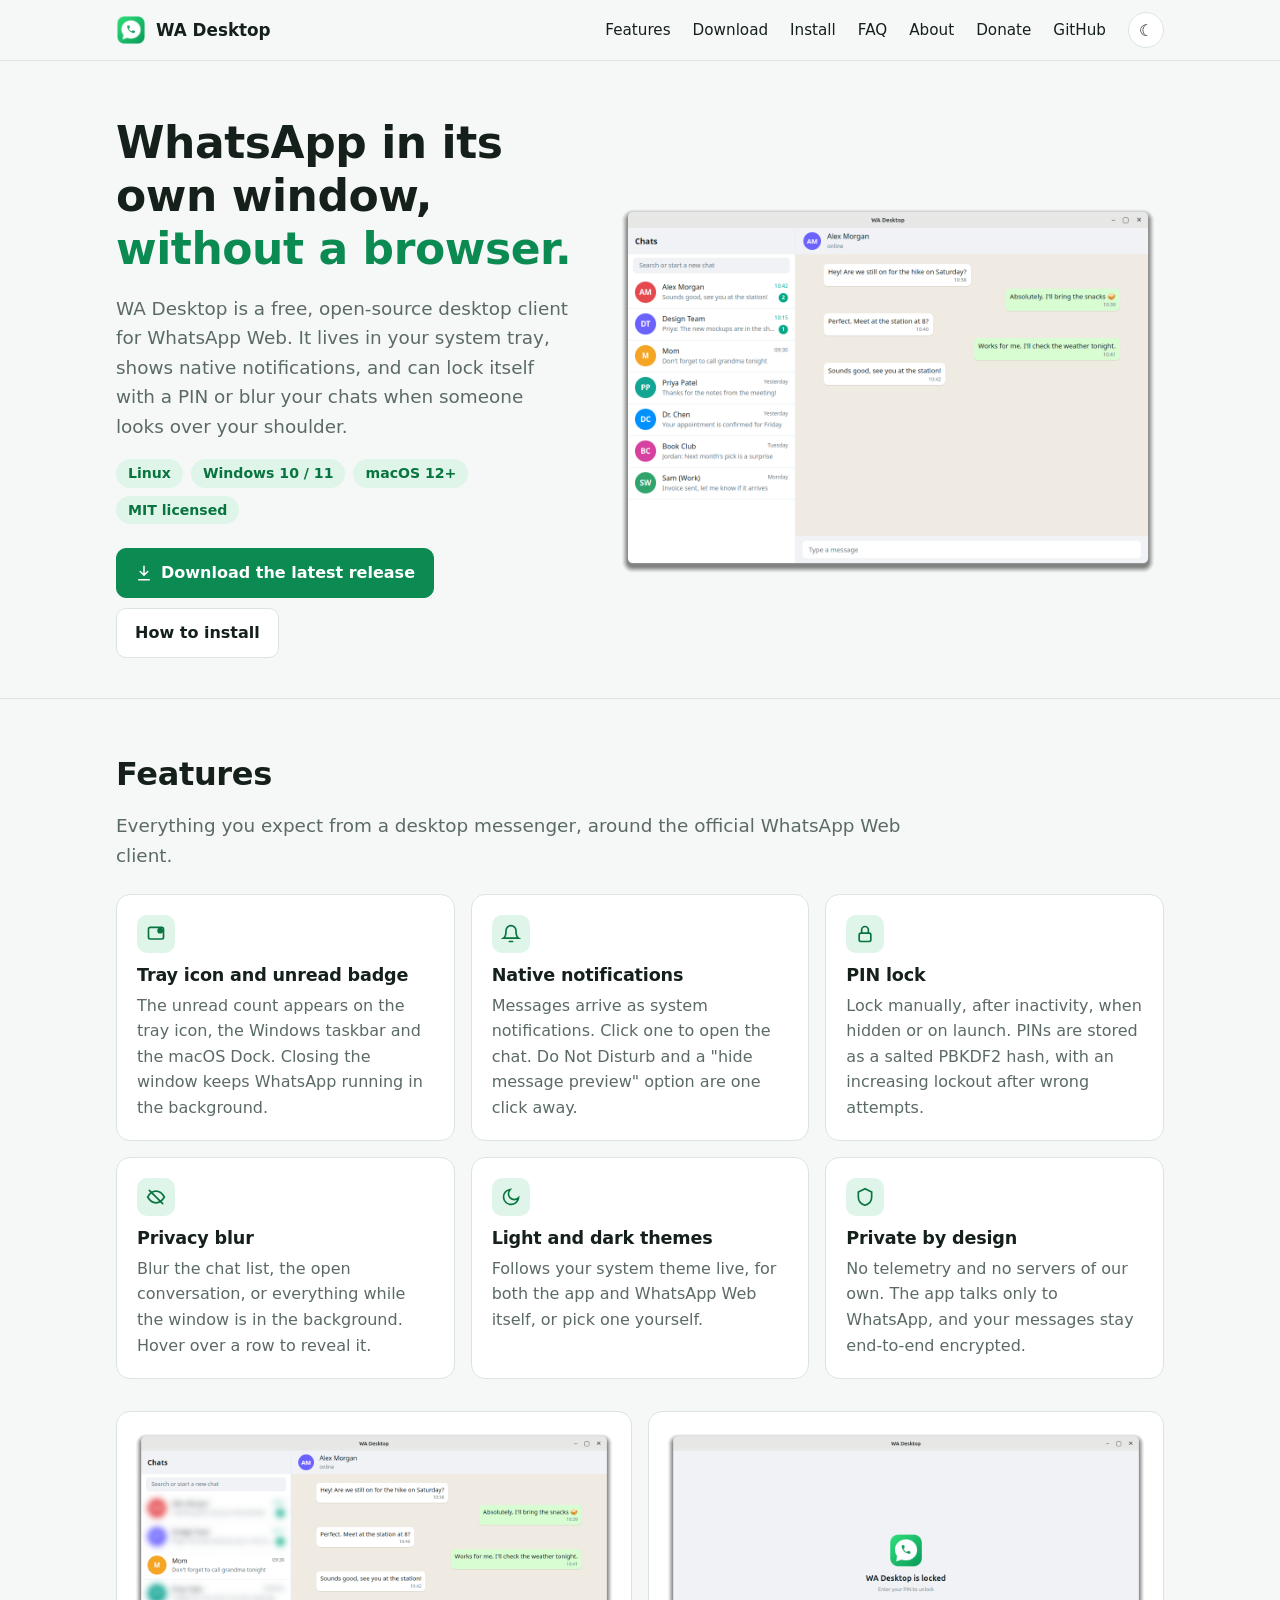
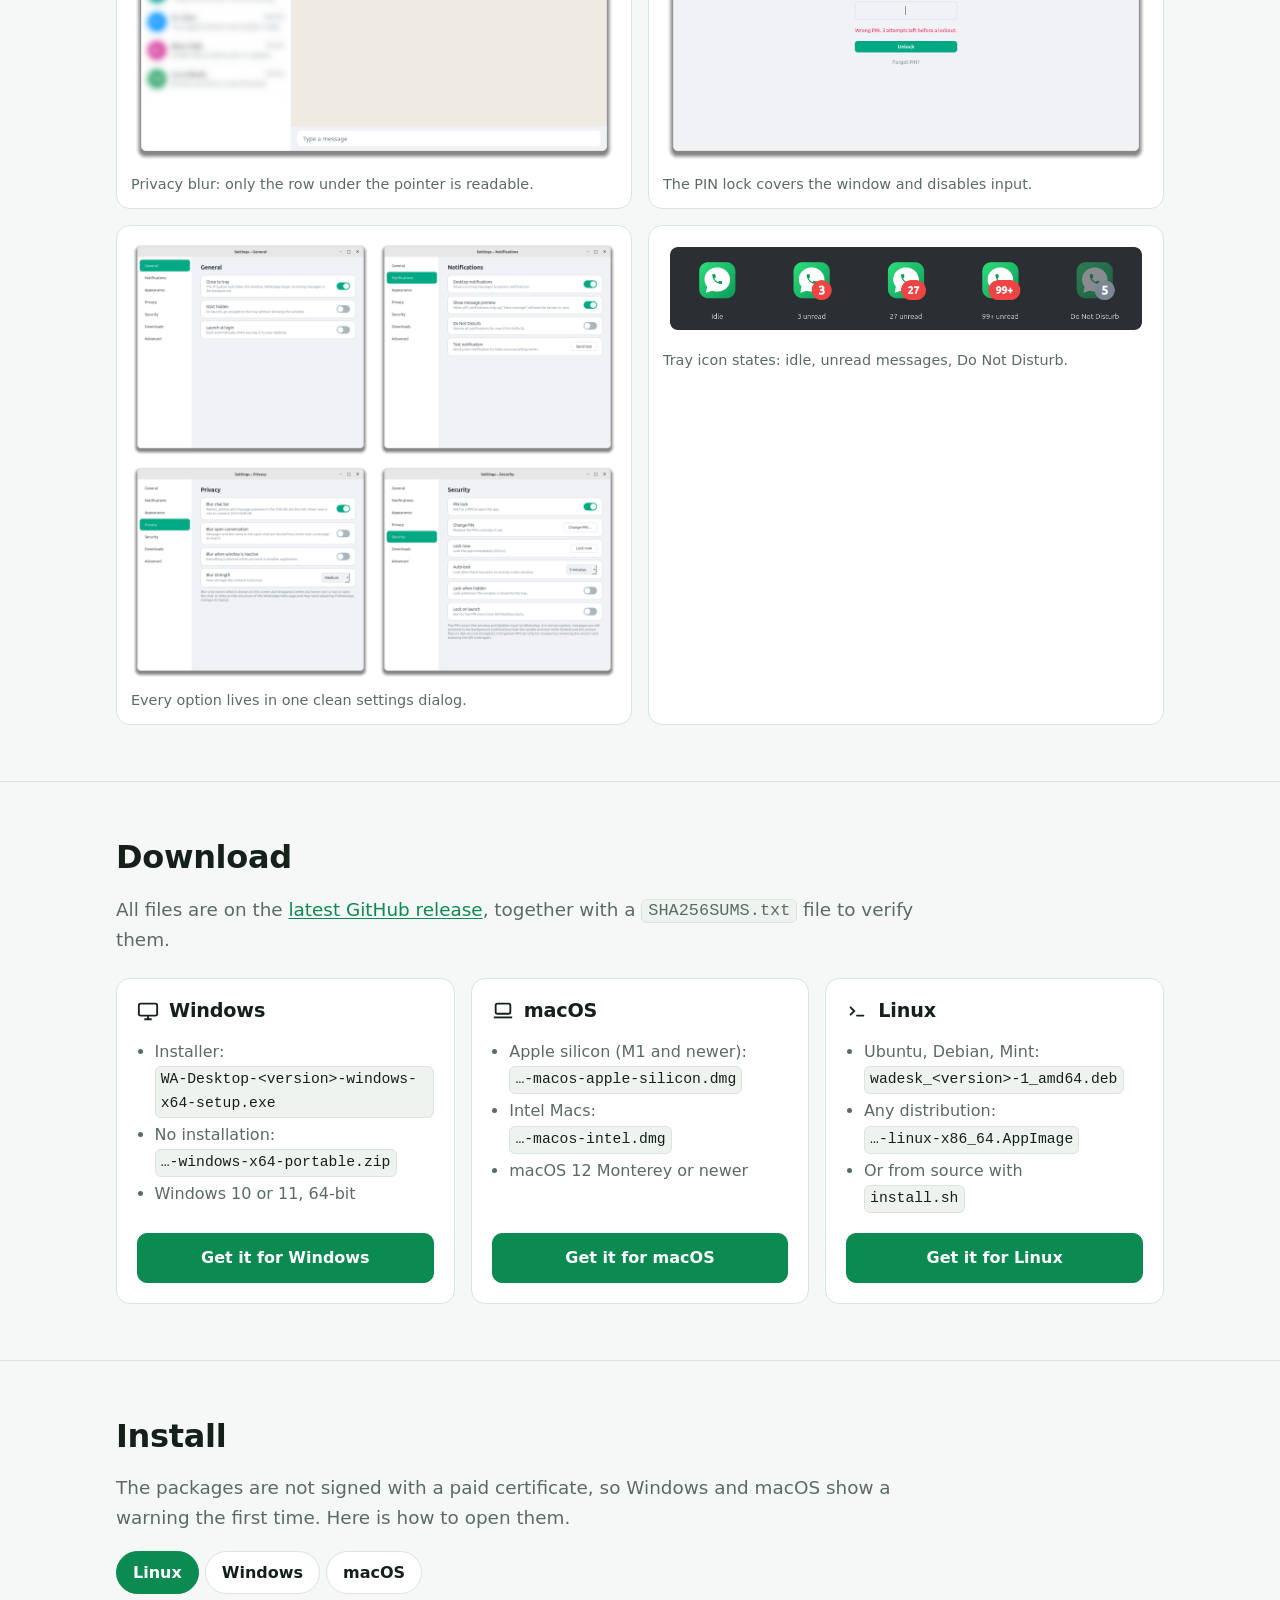
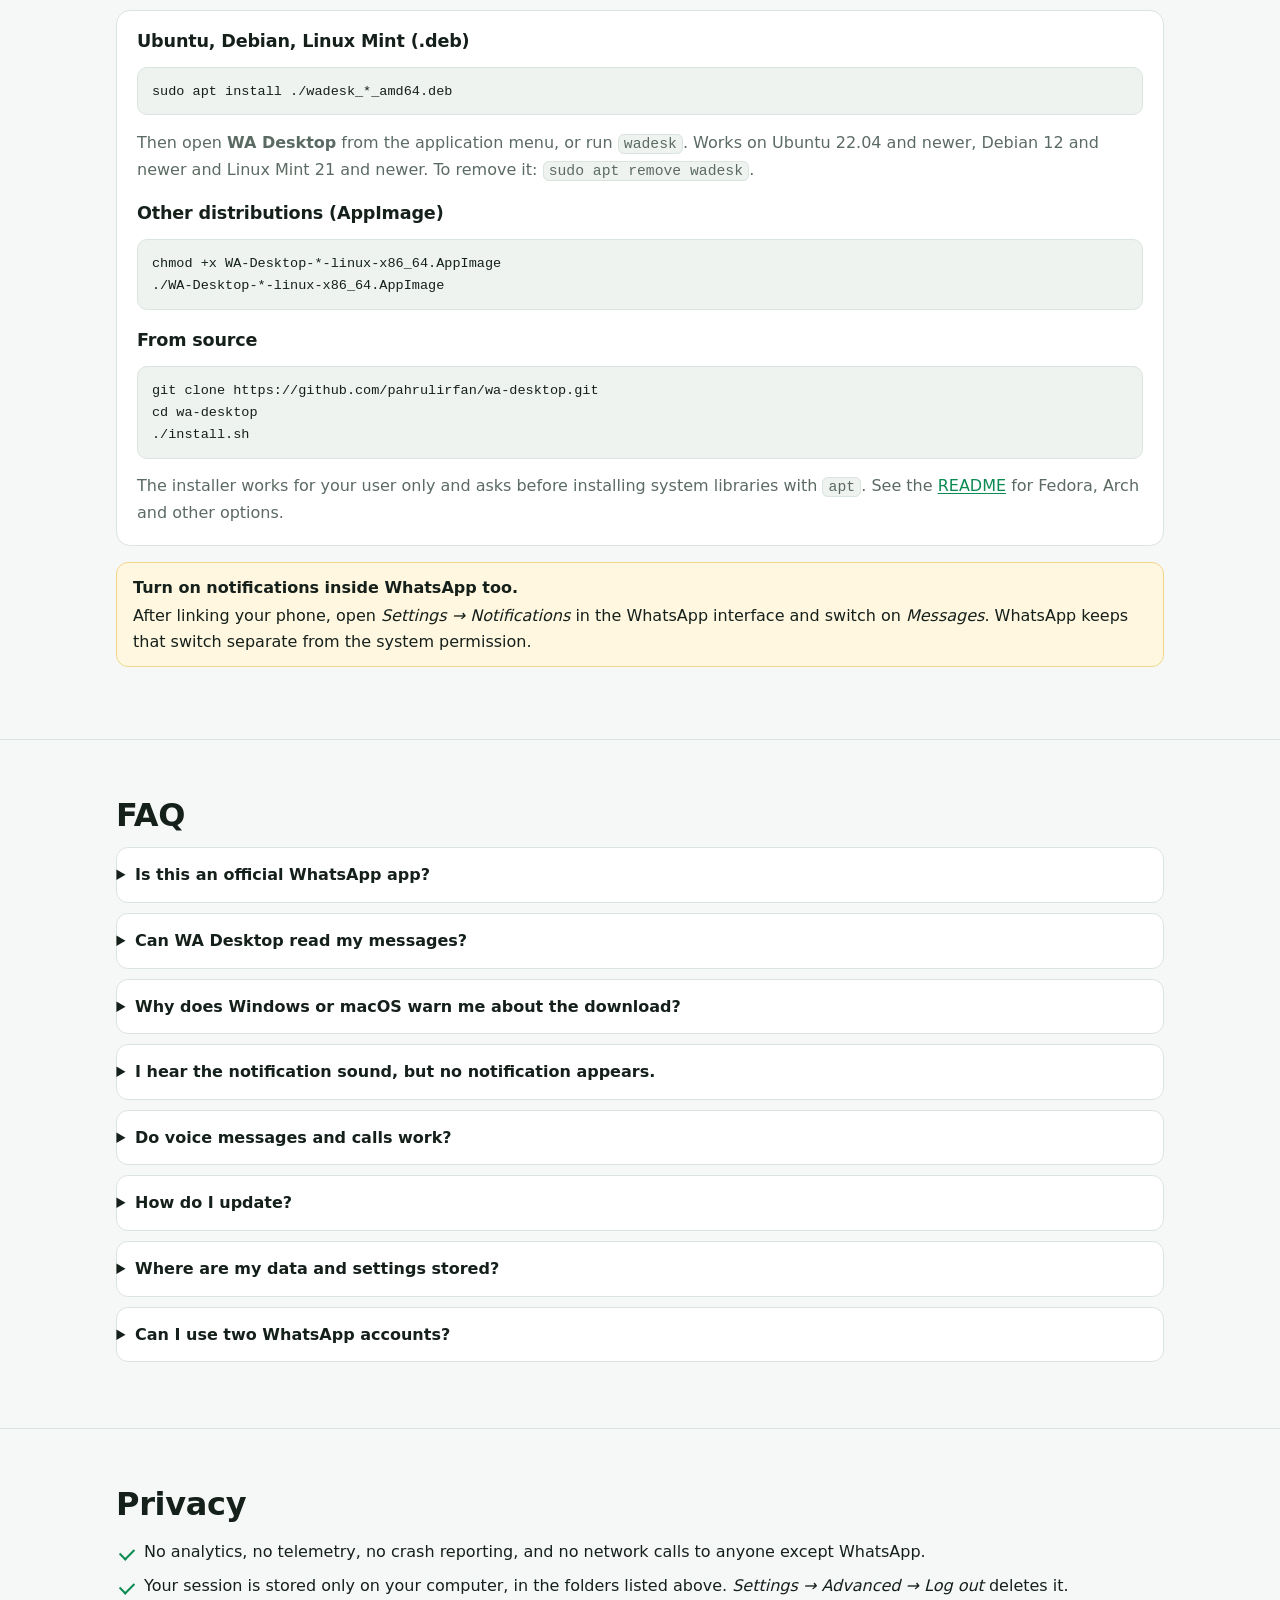
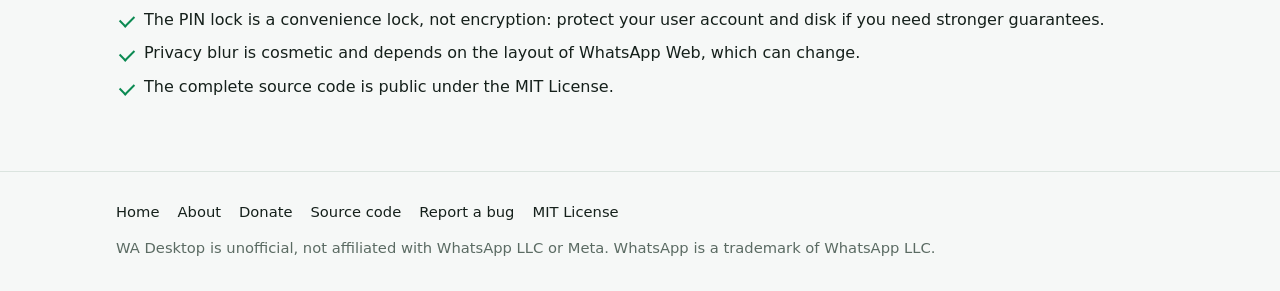
<file: docs/index.html>
<!doctype html>
<html lang="en">
<head>
<meta charset="utf-8">
<meta name="viewport" content="width=device-width, initial-scale=1">
<title>WA Desktop</title>
<meta name="description" content="An unofficial desktop client for WhatsApp Web on Linux, Windows and macOS, with a tray icon, native notifications, a PIN lock and a privacy blur mode.">
<meta name="color-scheme" content="light dark">
<link rel="icon" href="images/icon.png">
<link rel="stylesheet" href="assets/style.css">
<script>try { var t = localStorage.getItem("theme"); if (t) document.documentElement.setAttribute("data-theme", t); } catch (e) {}</script>
</head>
<body>
<a class="skip" href="#main">Skip to content</a>
<header class="site-header">
  <div class="wrap">
    <a class="brand" href="./"><img src="images/icon.png" alt="" width="30" height="30">WA Desktop</a>
    <nav class="nav" aria-label="Main">
      <a href="#features">Features</a>
      <a href="#download">Download</a>
      <a href="#install">Install</a>
      <a href="#faq">FAQ</a>
      <a href="about.html">About</a>
      <a href="donate.html">Donate</a>
      <a href="https://github.com/pahrulirfan/wa-desktop">GitHub</a>
    </nav>
    <button class="theme-btn" type="button" aria-label="Switch theme">&#9790;</button>
  </div>
</header>

<main id="main">
  <section class="hero">
    <div class="wrap">
      <div>
        <h1>WhatsApp in its own window, <span>without a browser.</span></h1>
        <p class="lead">WA Desktop is a free, open-source desktop client for WhatsApp Web. It lives in your system
          tray, shows native notifications, and can lock itself with a PIN or blur your chats when someone looks
          over your shoulder.</p>
        <ul class="badges" aria-label="Supported systems">
          <li>Linux</li><li>Windows 10 / 11</li><li>macOS 12+</li><li>MIT licensed</li>
        </ul>
        <div class="buttons">
          <a class="btn primary" href="https://github.com/pahrulirfan/wa-desktop/releases/latest">
            <svg viewBox="0 0 24 24" fill="none" stroke="currentColor" stroke-width="2" stroke-linecap="round" stroke-linejoin="round" aria-hidden="true"><path d="M12 3v12m0 0-5-5m5 5 5-5M5 21h14"/></svg>
            Download the latest release</a>
          <a class="btn" href="#install">How to install</a>
        </div>
      </div>
      <figure>
        <img class="shot theme-shot-light" src="images/main-light.png" width="1252" height="868" alt="WA Desktop main window in the light theme, showing a chat list and an open conversation with fictional demo data">
        <img class="shot theme-shot-dark" src="images/main-dark.png" width="1252" height="868" alt="WA Desktop main window in the dark theme" loading="lazy">
      </figure>
    </div>
  </section>

  <section id="features">
    <div class="wrap">
      <h2>Features</h2>
      <p class="lead">Everything you expect from a desktop messenger, around the official WhatsApp Web client.</p>
      <div class="grid" style="margin-top:24px">
        <div class="card">
          <div class="icon"><svg viewBox="0 0 24 24" fill="none" stroke="currentColor" stroke-width="2" stroke-linecap="round" aria-hidden="true"><rect x="3" y="4" width="18" height="14" rx="2"/><circle cx="17" cy="8" r="2.5" fill="currentColor"/></svg></div>
          <h3>Tray icon and unread badge</h3>
          <p>The unread count appears on the tray icon, the Windows taskbar and the macOS Dock. Closing the window
            keeps WhatsApp running in the background.</p>
        </div>
        <div class="card">
          <div class="icon"><svg viewBox="0 0 24 24" fill="none" stroke="currentColor" stroke-width="2" stroke-linecap="round" aria-hidden="true"><path d="M6 8a6 6 0 1 1 12 0c0 7 3 9 3 9H3s3-2 3-9"/><path d="M10 21h4"/></svg></div>
          <h3>Native notifications</h3>
          <p>Messages arrive as system notifications. Click one to open the chat. Do Not Disturb and a
            "hide message preview" option are one click away.</p>
        </div>
        <div class="card">
          <div class="icon"><svg viewBox="0 0 24 24" fill="none" stroke="currentColor" stroke-width="2" stroke-linecap="round" aria-hidden="true"><rect x="5" y="11" width="14" height="10" rx="2"/><path d="M8 11V7a4 4 0 0 1 8 0v4"/></svg></div>
          <h3>PIN lock</h3>
          <p>Lock manually, after inactivity, when hidden or on launch. PINs are stored as a salted PBKDF2 hash,
            with an increasing lockout after wrong attempts.</p>
        </div>
        <div class="card">
          <div class="icon"><svg viewBox="0 0 24 24" fill="none" stroke="currentColor" stroke-width="2" stroke-linecap="round" aria-hidden="true"><path d="M2 12s4-7 10-7 10 7 10 7-4 7-10 7S2 12 2 12z"/><path d="m4 4 16 16"/></svg></div>
          <h3>Privacy blur</h3>
          <p>Blur the chat list, the open conversation, or everything while the window is in the background.
            Hover over a row to reveal it.</p>
        </div>
        <div class="card">
          <div class="icon"><svg viewBox="0 0 24 24" fill="none" stroke="currentColor" stroke-width="2" stroke-linecap="round" aria-hidden="true"><path d="M21 13A9 9 0 1 1 11 3a7 7 0 0 0 10 10z"/></svg></div>
          <h3>Light and dark themes</h3>
          <p>Follows your system theme live, for both the app and WhatsApp Web itself, or pick one yourself.</p>
        </div>
        <div class="card">
          <div class="icon"><svg viewBox="0 0 24 24" fill="none" stroke="currentColor" stroke-width="2" stroke-linecap="round" aria-hidden="true"><path d="M12 2 4 6v6c0 5 3.5 8.5 8 10 4.5-1.5 8-5 8-10V6z"/></svg></div>
          <h3>Private by design</h3>
          <p>No telemetry and no servers of our own. The app talks only to WhatsApp, and your messages stay
            end-to-end encrypted.</p>
        </div>
      </div>

      <div class="grid two" style="margin-top:32px">
        <figure class="frame">
          <img src="images/privacy-chat-list.png" width="1252" height="868" loading="lazy" alt="The chat list is blurred; the row under the mouse pointer is readable">
          <figcaption>Privacy blur: only the row under the pointer is readable.</figcaption>
        </figure>
        <figure class="frame">
          <img src="images/lock-screen.png" width="1252" height="868" loading="lazy" alt="Lock screen asking for a PIN">
          <figcaption>The PIN lock covers the window and disables input.</figcaption>
        </figure>
        <figure class="frame">
          <img src="images/settings-overview.png" width="1056" height="952" loading="lazy" alt="Settings pages for General, Notifications, Privacy and Security">
          <figcaption>Every option lives in one clean settings dialog.</figcaption>
        </figure>
        <figure class="frame">
          <img src="images/tray-badges.png" width="890" height="190" loading="lazy" alt="Tray icon states: no messages, unread counts and Do Not Disturb">
          <figcaption>Tray icon states: idle, unread messages, Do Not Disturb.</figcaption>
        </figure>
      </div>
    </div>
  </section>

  <section id="download">
    <div class="wrap">
      <h2>Download</h2>
      <p class="lead">All files are on the <a href="https://github.com/pahrulirfan/wa-desktop/releases/latest">latest
        GitHub release</a>, together with a <code>SHA256SUMS.txt</code> file to verify them.</p>
      <div class="grid" style="margin-top:24px">
        <div class="card os">
          <h3><svg viewBox="0 0 24 24" width="22" height="22" fill="none" stroke="currentColor" stroke-width="2" aria-hidden="true"><rect x="2" y="4" width="20" height="13" rx="2"/><path d="M8 21h8M12 17v4"/></svg>Windows</h3>
          <ul>
            <li>Installer: <code>WA-Desktop-&lt;version&gt;-windows-x64-setup.exe</code></li>
            <li>No installation: <code>…-windows-x64-portable.zip</code></li>
            <li>Windows 10 or 11, 64-bit</li>
          </ul>
          <a class="btn primary" href="https://github.com/pahrulirfan/wa-desktop/releases/latest">Get it for Windows</a>
        </div>
        <div class="card os">
          <h3><svg viewBox="0 0 24 24" width="22" height="22" fill="none" stroke="currentColor" stroke-width="2" aria-hidden="true"><rect x="4" y="4" width="16" height="11" rx="2"/><path d="M2 19h20"/></svg>macOS</h3>
          <ul>
            <li>Apple silicon (M1 and newer): <code>…-macos-apple-silicon.dmg</code></li>
            <li>Intel Macs: <code>…-macos-intel.dmg</code></li>
            <li>macOS 12 Monterey or newer</li>
          </ul>
          <a class="btn primary" href="https://github.com/pahrulirfan/wa-desktop/releases/latest">Get it for macOS</a>
        </div>
        <div class="card os">
          <h3><svg viewBox="0 0 24 24" width="22" height="22" fill="none" stroke="currentColor" stroke-width="2" stroke-linecap="round" aria-hidden="true"><path d="m5 8 4 4-4 4M12 17h7"/></svg>Linux</h3>
          <ul>
            <li>Ubuntu, Debian, Mint: <code>wadesk_&lt;version&gt;-1_amd64.deb</code></li>
            <li>Any distribution: <code>…-linux-x86_64.AppImage</code></li>
            <li>Or from source with <code>install.sh</code></li>
          </ul>
          <a class="btn primary" href="https://github.com/pahrulirfan/wa-desktop/releases/latest">Get it for Linux</a>
        </div>
      </div>
    </div>
  </section>

  <section id="install">
    <div class="wrap">
      <h2>Install</h2>
      <p class="lead">The packages are not signed with a paid certificate, so Windows and macOS show a warning the
        first time. Here is how to open them.</p>
      <div class="tabs" role="tablist" aria-label="Operating system">
        <button type="button" role="tab" id="tab-linux" aria-controls="install-linux" aria-selected="true">Linux</button>
        <button type="button" role="tab" id="tab-windows" aria-controls="install-windows" aria-selected="false" tabindex="-1">Windows</button>
        <button type="button" role="tab" id="tab-macos" aria-controls="install-macos" aria-selected="false" tabindex="-1">macOS</button>
      </div>

      <div class="panel card" role="tabpanel" id="install-linux" aria-labelledby="tab-linux">
        <h3>Ubuntu, Debian, Linux Mint (.deb)</h3>
        <pre><code>sudo apt install ./wadesk_*_amd64.deb</code></pre>
        <p>Then open <strong>WA Desktop</strong> from the application menu, or run <code>wadesk</code>. Works on
          Ubuntu 22.04 and newer, Debian 12 and newer and Linux Mint 21 and newer. To remove it:
          <code>sudo apt remove wadesk</code>.</p>
        <h3 style="margin-top:20px">Other distributions (AppImage)</h3>
        <pre><code>chmod +x WA-Desktop-*-linux-x86_64.AppImage
./WA-Desktop-*-linux-x86_64.AppImage</code></pre>
        <h3 style="margin-top:20px">From source</h3>
        <pre><code>git clone https://github.com/pahrulirfan/wa-desktop.git
cd wa-desktop
./install.sh</code></pre>
        <p>The installer works for your user only and asks before installing system libraries with <code>apt</code>.
          See the <a href="https://github.com/pahrulirfan/wa-desktop#installation">README</a> for Fedora, Arch and
          other options.</p>
      </div>

      <div class="panel card" role="tabpanel" id="install-windows" aria-labelledby="tab-windows" hidden>
        <ol>
          <li>Download <code>WA-Desktop-&lt;version&gt;-windows-x64-setup.exe</code> and run it.</li>
          <li>If Windows SmartScreen says <em>"Windows protected your PC"</em>, click <strong>More info</strong>, then
            <strong>Run anyway</strong>.</li>
          <li>The installer needs no administrator rights and adds a Start menu entry (a desktop icon is optional).
            Uninstall it from <em>Settings → Apps</em>.</li>
        </ol>
        <p><strong>Portable version:</strong> extract the <code>.zip</code> anywhere and start
          <code>WA Desktop.exe</code>. Your login and settings are still stored in
          <code>%APPDATA%\WA Desktop</code> and <code>%LOCALAPPDATA%\WA Desktop</code>.</p>
      </div>

      <div class="panel card" role="tabpanel" id="install-macos" aria-labelledby="tab-macos" hidden>
        <ol>
          <li>Download the <code>.dmg</code> for your Mac (Apple silicon or Intel), open it and drag
            <strong>WA Desktop</strong> to <strong>Applications</strong>.</li>
          <li>The first time, <strong>right-click</strong> (or Control-click) the app in Applications and choose
            <strong>Open</strong>, then <strong>Open</strong> again. On macOS 15 and newer, if that is not offered, open
            <em>System Settings → Privacy &amp; Security</em> and click <strong>Open Anyway</strong>.</li>
          <li>Or remove the quarantine flag in Terminal:
            <pre><code>xattr -dr com.apple.quarantine "/Applications/WA Desktop.app"</code></pre></li>
        </ol>
        <p>Allow the microphone and camera when WhatsApp asks for them (voice messages, calls), and allow
          notifications for WA Desktop in <em>System Settings → Notifications</em>.</p>
      </div>

      <div class="note">
        <strong>Turn on notifications inside WhatsApp too.</strong>
        After linking your phone, open <em>Settings → Notifications</em> in the WhatsApp interface and switch on
        <em>Messages</em>. WhatsApp keeps that switch separate from the system permission.
      </div>
    </div>
  </section>

  <section id="faq">
    <div class="wrap">
      <h2>FAQ</h2>
      <details>
        <summary>Is this an official WhatsApp app?</summary>
        <p>No. WA Desktop is an independent, community project and is not affiliated with WhatsApp LLC or Meta. It
          loads the official WhatsApp Web client in its own window and uses no unofficial messaging API.</p>
      </details>
      <details>
        <summary>Can WA Desktop read my messages?</summary>
        <p>No. The app has no server and no telemetry. WhatsApp Web runs inside the app exactly as it does in a
          browser, so your messages stay end-to-end encrypted between you and your contacts.</p>
      </details>
      <details>
        <summary>Why does Windows or macOS warn me about the download?</summary>
        <p>Code-signing certificates cost money every year, and this is a free hobby project. The packages are built
          from the public source code by GitHub Actions, and the release lists their SHA-256 checksums. See
          <a href="#install">Install</a> for how to open them.</p>
      </details>
      <details>
        <summary>I hear the notification sound, but no notification appears.</summary>
        <p>Open <em>Settings → Notifications</em> inside WhatsApp and turn on <em>Messages</em> (and Groups or Status
          if you like). Then use <em>Settings → Notifications → Send test</em> in WA Desktop. If the test appears,
          the app side works. WhatsApp also stays silent while the chat is open in the focused window. On macOS,
          also check <em>System Settings → Notifications → WA Desktop</em>.</p>
      </details>
      <details>
        <summary>Do voice messages and calls work?</summary>
        <p>Voice messages and the camera work once you allow access. Voice and video calls depend on what WhatsApp
          Web offers in your region and account; WA Desktop does not add or remove anything.</p>
      </details>
      <details>
        <summary>How do I update?</summary>
        <p>Download the new release and install it over the old one; your login and settings are kept. With
          <code>install.sh</code>, pull the latest source and run it again.</p>
      </details>
      <details>
        <summary>Where are my data and settings stored?</summary>
        <p>Linux: <code>~/.config/wadesk</code>, <code>~/.local/share/wadesk</code> and <code>~/.cache/wadesk</code>.
          Windows: <code>%APPDATA%\WA Desktop</code> and <code>%LOCALAPPDATA%\WA Desktop</code>. macOS:
          <code>~/Library/Application Support/WA Desktop</code> and <code>~/Library/Caches/WA Desktop</code>.</p>
      </details>
      <details>
        <summary>Can I use two WhatsApp accounts?</summary>
        <p>Not yet; the app runs one session at a time.</p>
      </details>
    </div>
  </section>

  <section id="privacy">
    <div class="wrap">
      <h2>Privacy</h2>
      <ul class="checklist">
        <li>No analytics, no telemetry, no crash reporting, and no network calls to anyone except WhatsApp.</li>
        <li>Your session is stored only on your computer, in the folders listed above. <em>Settings → Advanced → Log
          out</em> deletes it.</li>
        <li>The PIN lock is a convenience lock, not encryption: protect your user account and disk if you need
          stronger guarantees.</li>
        <li>Privacy blur is cosmetic and depends on the layout of WhatsApp Web, which can change.</li>
        <li>The complete source code is public under the MIT License.</li>
      </ul>
    </div>
  </section>
</main>

<footer class="site-footer">
  <div class="wrap">
    <nav aria-label="Footer">
      <a href="./">Home</a>
      <a href="about.html">About</a>
      <a href="donate.html">Donate</a>
      <a href="https://github.com/pahrulirfan/wa-desktop">Source code</a>
      <a href="https://github.com/pahrulirfan/wa-desktop/issues">Report a bug</a>
      <a href="https://github.com/pahrulirfan/wa-desktop/blob/main/LICENSE">MIT License</a>
    </nav>
    <p>WA Desktop is unofficial, not affiliated with WhatsApp LLC or Meta. WhatsApp is a trademark of WhatsApp LLC.</p>
  </div>
</footer>
<script src="assets/site.js"></script>
</body>
</html>
</file>
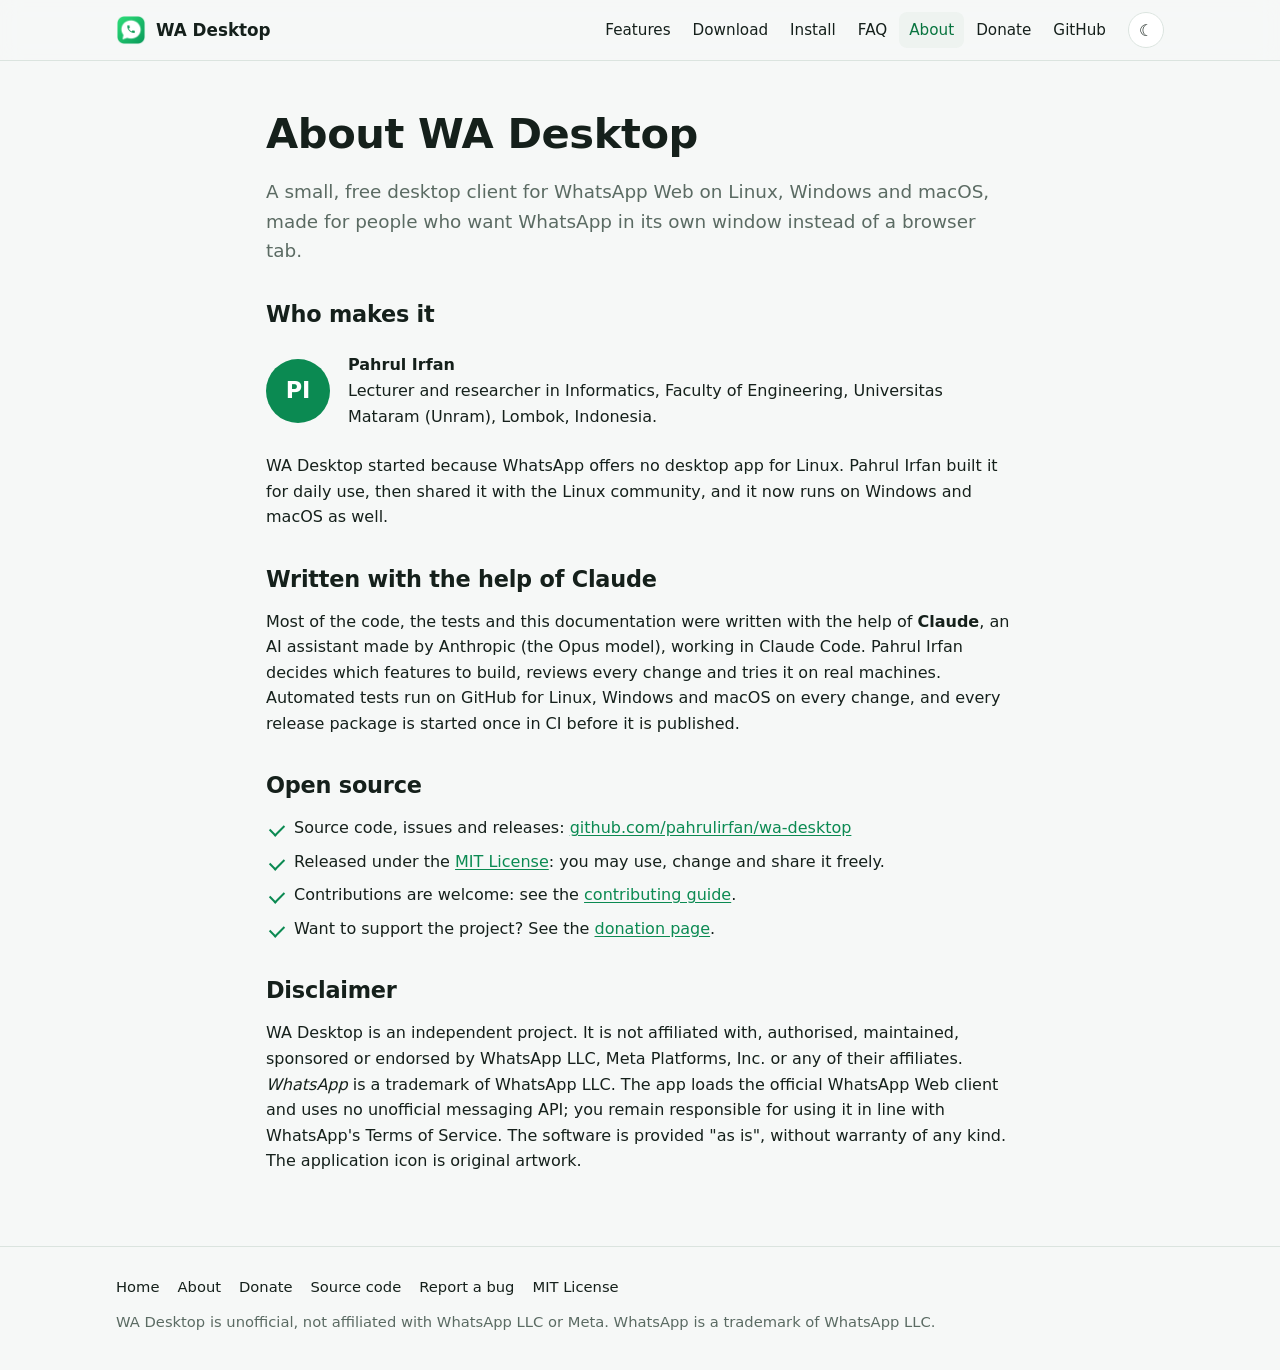
<file: docs/about.html>
<!doctype html>
<html lang="en">
<head>
<meta charset="utf-8">
<meta name="viewport" content="width=device-width, initial-scale=1">
<title>About WA Desktop</title>
<meta name="description" content="Who makes WA Desktop, how it is built, and the disclaimer.">
<meta name="color-scheme" content="light dark">
<link rel="icon" href="images/icon.png">
<link rel="stylesheet" href="assets/style.css">
<script>try { var t = localStorage.getItem("theme"); if (t) document.documentElement.setAttribute("data-theme", t); } catch (e) {}</script>
</head>
<body>
<a class="skip" href="#main">Skip to content</a>
<header class="site-header">
  <div class="wrap">
    <a class="brand" href="./"><img src="images/icon.png" alt="" width="30" height="30">WA Desktop</a>
    <nav class="nav" aria-label="Main">
      <a href="./#features">Features</a>
      <a href="./#download">Download</a>
      <a href="./#install">Install</a>
      <a href="./#faq">FAQ</a>
      <a href="about.html" aria-current="page">About</a>
      <a href="donate.html">Donate</a>
      <a href="https://github.com/pahrulirfan/wa-desktop">GitHub</a>
    </nav>
    <button class="theme-btn" type="button" aria-label="Switch theme">&#9790;</button>
  </div>
</header>

<main id="main" class="page">
  <div class="wrap">
    <h1>About WA Desktop</h1>
    <p class="lead">A small, free desktop client for WhatsApp Web on Linux, Windows and macOS, made for people who
      want WhatsApp in its own window instead of a browser tab.</p>

    <h2>Who makes it</h2>
    <div class="person">
      <div class="avatar" aria-hidden="true">PI</div>
      <p><strong>Pahrul Irfan</strong><br>
        Lecturer and researcher in Informatics, Faculty of Engineering, Universitas Mataram (Unram), Lombok,
        Indonesia.</p>
    </div>
    <p>WA Desktop started because WhatsApp offers no desktop app for Linux. Pahrul Irfan built it for daily use,
      then shared it with the Linux community, and it now runs on Windows and macOS as well.</p>

    <h2>Written with the help of Claude</h2>
    <p>Most of the code, the tests and this documentation were written with the help of <strong>Claude</strong>, an
      AI assistant made by Anthropic (the Opus model), working in Claude Code. Pahrul Irfan decides which features
      to build, reviews every change and tries it on real machines. Automated tests run on GitHub for Linux,
      Windows and macOS on every change, and every release package is started once in CI before it is published.</p>

    <h2>Open source</h2>
    <ul class="checklist">
      <li>Source code, issues and releases: <a href="https://github.com/pahrulirfan/wa-desktop">github.com/pahrulirfan/wa-desktop</a></li>
      <li>Released under the <a href="https://github.com/pahrulirfan/wa-desktop/blob/main/LICENSE">MIT License</a>:
        you may use, change and share it freely.</li>
      <li>Contributions are welcome: see the <a href="https://github.com/pahrulirfan/wa-desktop/blob/main/CONTRIBUTING.md">contributing guide</a>.</li>
      <li>Want to support the project? See the <a href="donate.html">donation page</a>.</li>
    </ul>

    <h2>Disclaimer</h2>
    <p>WA Desktop is an independent project. It is not affiliated with, authorised, maintained, sponsored or
      endorsed by WhatsApp LLC, Meta Platforms, Inc. or any of their affiliates. <em>WhatsApp</em> is a trademark of
      WhatsApp LLC. The app loads the official WhatsApp Web client and uses no unofficial messaging API; you remain
      responsible for using it in line with WhatsApp's Terms of Service. The software is provided "as is", without
      warranty of any kind. The application icon is original artwork.</p>
  </div>
</main>

<footer class="site-footer">
  <div class="wrap">
    <nav aria-label="Footer">
      <a href="./">Home</a>
      <a href="about.html">About</a>
      <a href="donate.html">Donate</a>
      <a href="https://github.com/pahrulirfan/wa-desktop">Source code</a>
      <a href="https://github.com/pahrulirfan/wa-desktop/issues">Report a bug</a>
      <a href="https://github.com/pahrulirfan/wa-desktop/blob/main/LICENSE">MIT License</a>
    </nav>
    <p>WA Desktop is unofficial, not affiliated with WhatsApp LLC or Meta. WhatsApp is a trademark of WhatsApp LLC.</p>
  </div>
</footer>
<script src="assets/site.js"></script>
</body>
</html>
</file>
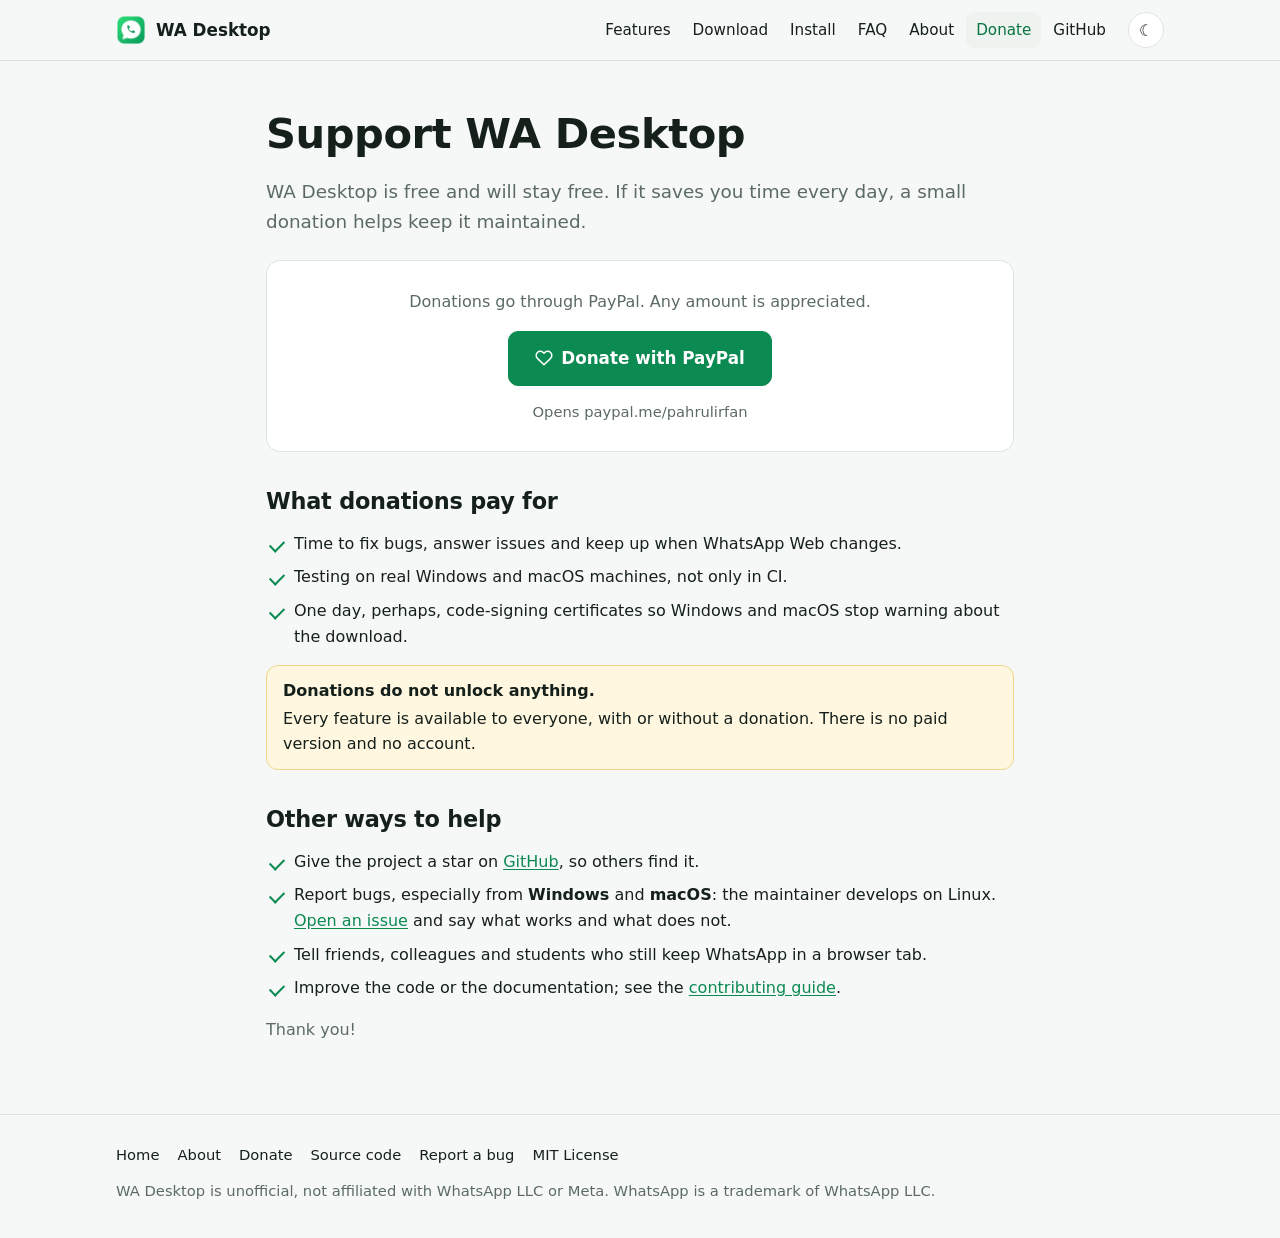
<file: docs/donate.html>
<!doctype html>
<html lang="en">
<head>
<meta charset="utf-8">
<meta name="viewport" content="width=device-width, initial-scale=1">
<title>Support WA Desktop</title>
<meta name="description" content="Support WA Desktop with a donation through PayPal, or help in other ways.">
<meta name="color-scheme" content="light dark">
<link rel="icon" href="images/icon.png">
<link rel="stylesheet" href="assets/style.css">
<script>try { var t = localStorage.getItem("theme"); if (t) document.documentElement.setAttribute("data-theme", t); } catch (e) {}</script>
</head>
<body>
<a class="skip" href="#main">Skip to content</a>
<header class="site-header">
  <div class="wrap">
    <a class="brand" href="./"><img src="images/icon.png" alt="" width="30" height="30">WA Desktop</a>
    <nav class="nav" aria-label="Main">
      <a href="./#features">Features</a>
      <a href="./#download">Download</a>
      <a href="./#install">Install</a>
      <a href="./#faq">FAQ</a>
      <a href="about.html">About</a>
      <a href="donate.html" aria-current="page">Donate</a>
      <a href="https://github.com/pahrulirfan/wa-desktop">GitHub</a>
    </nav>
    <button class="theme-btn" type="button" aria-label="Switch theme">&#9790;</button>
  </div>
</header>

<main id="main" class="page">
  <div class="wrap">
    <h1>Support WA Desktop</h1>
    <p class="lead">WA Desktop is free and will stay free. If it saves you time every day, a small donation helps
      keep it maintained.</p>

    <div class="card donate-box">
      <p style="margin:0 0 16px">Donations go through PayPal. Any amount is appreciated.</p>
      <a class="btn primary" href="https://paypal.me/pahrulirfan" rel="noopener">
        <svg viewBox="0 0 24 24" fill="none" stroke="currentColor" stroke-width="2" stroke-linecap="round" stroke-linejoin="round" aria-hidden="true"><path d="M20.8 4.6a5.5 5.5 0 0 0-7.8 0L12 5.7l-1-1.1a5.5 5.5 0 0 0-7.8 7.8l1 1.1L12 21l7.8-7.5 1-1.1a5.5 5.5 0 0 0 0-7.8z"/></svg>
        Donate with PayPal</a>
      <p class="muted" style="margin:14px 0 0;font-size:.92rem">Opens paypal.me/pahrulirfan</p>
    </div>

    <h2>What donations pay for</h2>
    <ul class="checklist">
      <li>Time to fix bugs, answer issues and keep up when WhatsApp Web changes.</li>
      <li>Testing on real Windows and macOS machines, not only in CI.</li>
      <li>One day, perhaps, code-signing certificates so Windows and macOS stop warning about the download.</li>
    </ul>

    <div class="note">
      <strong>Donations do not unlock anything.</strong>
      Every feature is available to everyone, with or without a donation. There is no paid version and no
      account.
    </div>

    <h2>Other ways to help</h2>
    <ul class="checklist">
      <li>Give the project a star on <a href="https://github.com/pahrulirfan/wa-desktop">GitHub</a>, so others find it.</li>
      <li>Report bugs, especially from <strong>Windows</strong> and <strong>macOS</strong>: the maintainer
        develops on Linux. <a href="https://github.com/pahrulirfan/wa-desktop/issues">Open an issue</a> and say
        what works and what does not.</li>
      <li>Tell friends, colleagues and students who still keep WhatsApp in a browser tab.</li>
      <li>Improve the code or the documentation; see the
        <a href="https://github.com/pahrulirfan/wa-desktop/blob/main/CONTRIBUTING.md">contributing guide</a>.</li>
    </ul>
    <p class="muted">Thank you!</p>
  </div>
</main>

<footer class="site-footer">
  <div class="wrap">
    <nav aria-label="Footer">
      <a href="./">Home</a>
      <a href="about.html">About</a>
      <a href="donate.html">Donate</a>
      <a href="https://github.com/pahrulirfan/wa-desktop">Source code</a>
      <a href="https://github.com/pahrulirfan/wa-desktop/issues">Report a bug</a>
      <a href="https://github.com/pahrulirfan/wa-desktop/blob/main/LICENSE">MIT License</a>
    </nav>
    <p>WA Desktop is unofficial, not affiliated with WhatsApp LLC or Meta. WhatsApp is a trademark of WhatsApp LLC.</p>
  </div>
</footer>
<script src="assets/site.js"></script>
</body>
</html>
</file>
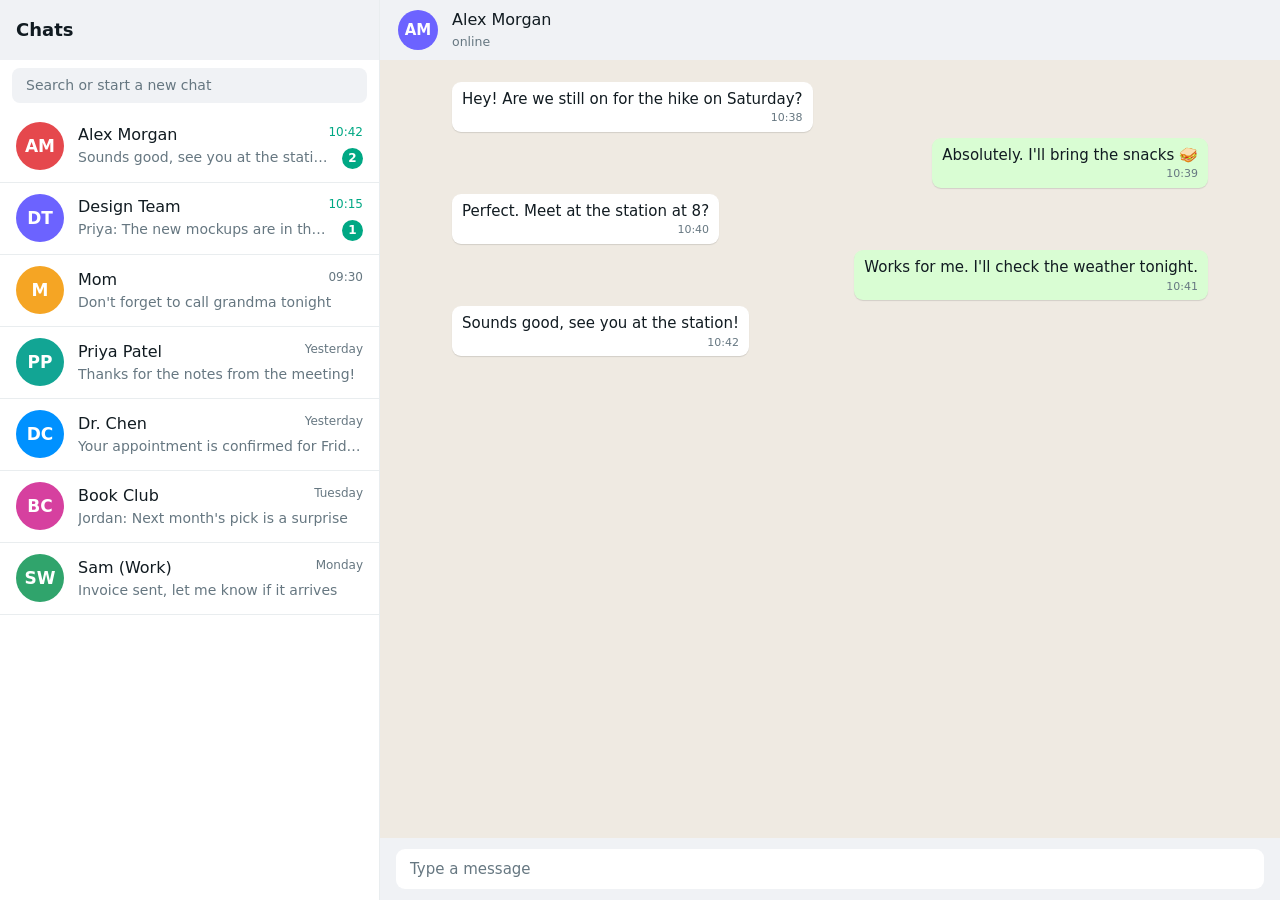
<file: tools/demo_chat.html>
<!doctype html>
<html lang="en"><head><meta charset="utf-8"><title>(3) Demo chat</title>
<style>
  :root { --bg:#fff; --panel:#fff; --side:#fff; --head:#f0f2f5; --line:#e9edef; --text:#111b21; --muted:#667781;
          --in:#fff; --out:#d9fdd3; --wall:#efeae2; --accent:#00a884; --hover:#f5f6f6; }
  @media (prefers-color-scheme: dark) {
    :root { --bg:#111b21; --panel:#111b21; --side:#111b21; --head:#202c33; --line:#222d34; --text:#e9edef; --muted:#8696a0;
            --in:#202c33; --out:#005c4b; --wall:#0b141a; --accent:#00a884; --hover:#202c33; } }
  * { box-sizing: border-box; }
  html, body { margin:0; height:100%; font:15px/1.35 "Segoe UI", "Noto Sans", "Ubuntu", system-ui, sans-serif; color:var(--text); background:var(--bg); }
  #app { display:flex; height:100%; }
  #pane-side { width:380px; border-right:1px solid var(--line); background:var(--side); overflow:hidden; flex:none; }
  .side-head { height:60px; background:var(--head); display:flex; align-items:center; padding:0 16px; font-weight:600; font-size:18px; }
  .search { margin:8px 12px; padding:8px 14px; border-radius:8px; background:var(--head); color:var(--muted); font-size:14px; }
  [role="listitem"] { display:flex; gap:14px; align-items:center; height:72px; padding:0 16px; border-bottom:1px solid var(--line); }
  [role="listitem"] .av { width:48px; height:48px; border-radius:50%; flex:none; display:grid; place-items:center; color:#fff; font-weight:600; font-size:17px; }
  .meta { flex:1; min-width:0; }
  .top { display:flex; justify-content:space-between; gap:8px; }
  .name { font-size:16px; font-weight:500; white-space:nowrap; overflow:hidden; text-overflow:ellipsis; }
  .time { font-size:12px; color:var(--muted); }
  .time.new { color:var(--accent); }
  .prev { display:flex; justify-content:space-between; gap:8px; color:var(--muted); font-size:14px; margin-top:2px; }
  .prev span:first-child { white-space:nowrap; overflow:hidden; text-overflow:ellipsis; }
  .badge { background:var(--accent); color:#fff; border-radius:11px; min-width:21px; height:21px; padding:0 6px; font-size:12px; display:grid; place-items:center; font-weight:600; }
  #main { flex:1; display:flex; flex-direction:column; background:var(--wall); min-width:0; }
  #main header { height:60px; background:var(--head); display:flex; align-items:center; gap:14px; padding:0 18px; }
  #main header .av { width:40px; height:40px; border-radius:50%; background:#6c63ff; color:#fff; display:grid; place-items:center; font-weight:600; }
  #main header b { display:block; font-size:16px; font-weight:500; } #main header small { color:var(--muted); }
  .msgs { flex:1; padding:22px 8% ; display:flex; flex-direction:column; gap:6px; overflow:hidden; }
  [role="row"] { display:flex; } [role="row"].r { justify-content:flex-end; }
  .message-in, .message-out { max-width:62%; padding:7px 10px 6px; border-radius:9px; box-shadow:0 1px 1px rgba(0,0,0,.12); }
  .message-in { background:var(--in); } .message-out { background:var(--out); }
  .message-in small, .message-out small { display:block; text-align:right; font-size:11px; color:var(--muted); margin-top:2px; }
  .compose { height:62px; background:var(--head); display:flex; align-items:center; padding:0 16px; }
  .compose div { flex:1; background:var(--bg); border-radius:9px; padding:10px 14px; color:var(--muted); }
</style></head>
<body><div id="app">
  <div id="pane-side">
    <div class="side-head">Chats</div>
    <div class="search">Search or start a new chat</div>
    <div role="listitem" id="li0"><div class="av" style="background:#e5484d">AM</div><div class="meta"><div class="top"><span class="name">Alex Morgan</span><span class="time new">10:42</span></div><div class="prev"><span>Sounds good, see you at the station!</span><span class="badge">2</span></div></div></div>
    <div role="listitem" id="li1"><div class="av" style="background:#6c63ff">DT</div><div class="meta"><div class="top"><span class="name">Design Team</span><span class="time new">10:15</span></div><div class="prev"><span>Priya: The new mockups are in the shared folder</span><span class="badge">1</span></div></div></div>
    <div role="listitem" id="li2"><div class="av" style="background:#f5a524">M</div><div class="meta"><div class="top"><span class="name">Mom</span><span class="time">09:30</span></div><div class="prev"><span>Don't forget to call grandma tonight</span></div></div></div>
    <div role="listitem" id="li3"><div class="av" style="background:#12a594">PP</div><div class="meta"><div class="top"><span class="name">Priya Patel</span><span class="time">Yesterday</span></div><div class="prev"><span>Thanks for the notes from the meeting!</span></div></div></div>
    <div role="listitem" id="li4"><div class="av" style="background:#0091ff">DC</div><div class="meta"><div class="top"><span class="name">Dr. Chen</span><span class="time">Yesterday</span></div><div class="prev"><span>Your appointment is confirmed for Friday</span></div></div></div>
    <div role="listitem" id="li5"><div class="av" style="background:#d6409f">BC</div><div class="meta"><div class="top"><span class="name">Book Club</span><span class="time">Tuesday</span></div><div class="prev"><span>Jordan: Next month's pick is a surprise</span></div></div></div>
    <div role="listitem" id="li6"><div class="av" style="background:#30a46c">SW</div><div class="meta"><div class="top"><span class="name">Sam (Work)</span><span class="time">Monday</span></div><div class="prev"><span>Invoice sent, let me know if it arrives</span></div></div></div>
  </div>
  <div id="main">
    <header><div class="av">AM</div><div><b>Alex Morgan</b><small>online</small></div></header>
    <div class="msgs">
      <div role="row"><div class="message-in">Hey! Are we still on for the hike on Saturday?<small>10:38</small></div></div>
      <div role="row" class="r"><div class="message-out">Absolutely. I'll bring the snacks 🥪<small>10:39</small></div></div>
      <div role="row"><div class="message-in">Perfect. Meet at the station at 8?<small>10:40</small></div></div>
      <div role="row" class="r"><div class="message-out">Works for me. I'll check the weather tonight.<small>10:41</small></div></div>
      <div role="row"><div class="message-in">Sounds good, see you at the station!<small>10:42</small></div></div>
    </div>
    <div class="compose"><div>Type a message</div></div>
  </div>
</div></body></html>
</file>
<file: docs/assets/style.css>
/* WA Desktop site. No build step: plain CSS, system fonts, light and dark themes. */
:root {
  --bg: #f6f8f7;
  --surface: #ffffff;
  --surface-2: #eef3f0;
  --text: #15201b;
  --muted: #5b6b63;
  --border: #dbe4df;
  --accent: #0b8a52;
  --accent-strong: #08743f;
  --accent-soft: #dff5e9;
  --on-accent: #ffffff;
  --warn-bg: #fff7e0;
  --warn-border: #f0d68a;
  --shadow: 0 1px 2px rgba(16, 32, 24, .06), 0 8px 24px rgba(16, 32, 24, .08);
  --radius: 14px;
  --max: 1080px;
  color-scheme: light;
}
@media (prefers-color-scheme: dark) {
  :root:not([data-theme="light"]) {
    --bg: #0f1613; --surface: #16201b; --surface-2: #1c2822; --text: #e6efea; --muted: #9db0a6;
    --border: #2a3832; --accent: #3ccf85; --accent-strong: #5fdc9b; --accent-soft: #173527;
    --on-accent: #06281a; --warn-bg: #2e2812; --warn-border: #5e5122;
    --shadow: 0 1px 2px rgba(0, 0, 0, .4), 0 8px 24px rgba(0, 0, 0, .35);
    color-scheme: dark;
  }
}
:root[data-theme="dark"] {
  --bg: #0f1613; --surface: #16201b; --surface-2: #1c2822; --text: #e6efea; --muted: #9db0a6;
  --border: #2a3832; --accent: #3ccf85; --accent-strong: #5fdc9b; --accent-soft: #173527;
  --on-accent: #06281a; --warn-bg: #2e2812; --warn-border: #5e5122;
  --shadow: 0 1px 2px rgba(0, 0, 0, .4), 0 8px 24px rgba(0, 0, 0, .35);
  color-scheme: dark;
}

* { box-sizing: border-box; }
html { scroll-behavior: smooth; -webkit-text-size-adjust: 100%; }
body {
  margin: 0; background: var(--bg); color: var(--text);
  font: 16px/1.6 system-ui, -apple-system, "Segoe UI", Roboto, "Noto Sans", Ubuntu, Cantarell, sans-serif;
}
img { max-width: 100%; height: auto; display: block; }
a { color: var(--accent); text-underline-offset: 2px; }
a:hover { color: var(--accent-strong); }
code, kbd, pre { font-family: ui-monospace, "SF Mono", "Cascadia Code", Menlo, Consolas, monospace; font-size: .92em; }
code { background: var(--surface-2); border: 1px solid var(--border); border-radius: 6px; padding: .08em .35em; overflow-wrap: anywhere; }
pre { background: var(--surface-2); border: 1px solid var(--border); border-radius: 10px; padding: 12px 14px; overflow-x: auto; line-height: 1.5; }
pre code { background: none; border: 0; padding: 0; }
kbd { border: 1px solid var(--border); border-bottom-width: 2px; border-radius: 5px; padding: 0 .35em; background: var(--surface); }
h1, h2, h3 { line-height: 1.2; letter-spacing: -.01em; }
h2 { font-size: clamp(1.5rem, 1.1rem + 1.4vw, 2rem); margin: 0 0 .4em; }
h3 { font-size: 1.1rem; margin: 0 0 .35em; }
.wrap { width: 100%; max-width: var(--max); margin: 0 auto; padding: 0 16px; }
.muted { color: var(--muted); }
.skip { position: absolute; left: -999px; }
.skip:focus { left: 16px; top: 8px; background: var(--surface); padding: 6px 10px; z-index: 10; }

/* Header */
.site-header { position: sticky; top: 0; z-index: 5; background: color-mix(in srgb, var(--bg) 88%, transparent);
  backdrop-filter: saturate(1.4) blur(10px); border-bottom: 1px solid var(--border); }
.site-header .wrap { display: flex; align-items: center; gap: 12px; min-height: 60px; flex-wrap: wrap; }
.brand { display: flex; align-items: center; gap: 10px; font-weight: 700; color: var(--text); text-decoration: none; font-size: 1.05rem; }
.brand img { width: 30px; height: 30px; }
.nav { display: flex; gap: 2px; margin-left: auto; flex-wrap: wrap; align-items: center; }
.nav a { color: var(--text); text-decoration: none; padding: 6px 10px; border-radius: 8px; font-size: .95rem; }
.nav a:hover, .nav a[aria-current="page"] { background: var(--surface-2); color: var(--accent-strong); }
.theme-btn { border: 1px solid var(--border); background: var(--surface); color: var(--text); border-radius: 999px;
  width: 36px; height: 36px; cursor: pointer; display: grid; place-items: center; font-size: 1rem; }
.theme-btn:hover { border-color: var(--accent); }
@media (max-width: 700px) {
  .site-header .wrap { padding-top: 8px; padding-bottom: 8px; }
  .nav { order: 3; width: 100%; margin-left: -8px; }
  .nav a { padding: 6px 8px; white-space: nowrap; }
  .theme-btn { margin-left: auto; }
}

/* Sections */
section { padding: 56px 0; }
section + section { border-top: 1px solid var(--border); }
.lead { font-size: 1.15rem; color: var(--muted); max-width: 46em; }
.hero { padding: 56px 0 40px; }
.hero .wrap { display: grid; gap: 36px; grid-template-columns: minmax(0, 1fr); }
.hero h1 { font-size: clamp(2rem, 1.4rem + 2.2vw, 2.75rem); margin: 0 0 .3em; }
.hero h1 span { color: var(--accent); }
.badges { display: flex; flex-wrap: wrap; gap: 8px; margin: 18px 0 0; padding: 0; list-style: none; }
.badges li { background: var(--accent-soft); color: var(--accent-strong); border-radius: 999px; padding: 3px 12px; font-size: .88rem; font-weight: 600; }
.shot { border-radius: var(--radius); }
.theme-shot-dark { display: none; }
:root[data-theme="dark"] .theme-shot-light { display: none; }
:root[data-theme="dark"] .theme-shot-dark { display: block; }
@media (prefers-color-scheme: dark) {
  :root:not([data-theme="light"]) .theme-shot-light { display: none; }
  :root:not([data-theme="light"]) .theme-shot-dark { display: block; }
}

/* Buttons */
.buttons { display: flex; flex-wrap: wrap; gap: 10px; margin-top: 24px; }
.btn { display: inline-flex; align-items: center; gap: 8px; padding: 11px 18px; border-radius: 10px; font-weight: 600;
  text-decoration: none; border: 1px solid var(--border); background: var(--surface); color: var(--text); }
.btn:hover { border-color: var(--accent); color: var(--accent-strong); }
.btn.primary { background: var(--accent); border-color: var(--accent); color: var(--on-accent); }
.btn.primary:hover { background: var(--accent-strong); border-color: var(--accent-strong); color: var(--on-accent); }
.btn svg { width: 18px; height: 18px; flex: none; }

/* Cards and grids */
.grid { display: grid; gap: 16px; grid-template-columns: repeat(auto-fill, minmax(min(100%, 280px), 1fr)); }
.grid.two { grid-template-columns: repeat(auto-fill, minmax(min(100%, 420px), 1fr)); }
.card { background: var(--surface); border: 1px solid var(--border); border-radius: var(--radius); padding: 20px; }
.card p { margin: 0; color: var(--muted); }
.card .icon { width: 38px; height: 38px; border-radius: 10px; background: var(--accent-soft); color: var(--accent-strong);
  display: grid; place-items: center; margin-bottom: 12px; }
.card .icon svg { width: 20px; height: 20px; }
figure { margin: 0; }
figure.frame { background: var(--surface); border: 1px solid var(--border); border-radius: var(--radius); padding: 10px; }
figcaption { color: var(--muted); font-size: .9rem; padding: 8px 4px 2px; }

/* Download cards */
.os { display: flex; flex-direction: column; }
.os h3 { display: flex; align-items: center; gap: 10px; font-size: 1.2rem; }
.os ul { padding-left: 1.1em; margin: .6em 0 1em; color: var(--muted); }
.os ul code { color: var(--text); display: block; width: fit-content; max-width: 100%; margin: 2px 0 4px; overflow-wrap: anywhere; }
.os .btn { width: 100%; justify-content: center; margin-top: auto; }

/* Install tabs */
.tabs { display: flex; gap: 6px; flex-wrap: wrap; margin: 18px 0 0; }
.tabs button { font: inherit; font-weight: 600; padding: 8px 16px; border-radius: 999px; border: 1px solid var(--border);
  background: var(--surface); color: var(--text); cursor: pointer; }
.tabs button[aria-selected="true"] { background: var(--accent); border-color: var(--accent); color: var(--on-accent); }
.panel { margin-top: 16px; }
.panel[hidden] { display: none; }
.panel ol { padding-left: 1.3em; }
.panel li { margin: .4em 0; }
.note { background: var(--warn-bg); border: 1px solid var(--warn-border); border-radius: 12px; padding: 12px 16px; margin: 16px 0; }
.note strong:first-child { display: block; margin-bottom: 2px; }

/* FAQ */
details { background: var(--surface); border: 1px solid var(--border); border-radius: 12px; padding: 0 18px; margin: 10px 0; }
summary { cursor: pointer; font-weight: 600; padding: 14px 0; list-style-position: outside; }
details[open] summary { border-bottom: 1px solid var(--border); margin-bottom: 10px; }
details > :last-child { margin-bottom: 16px; }

/* Article pages (About, Donate) */
.page { padding: 48px 0 56px; }
.page .wrap { max-width: 780px; }
.page h1 { font-size: clamp(1.9rem, 1.4rem + 2vw, 2.6rem); margin: 0 0 .3em; }
.page h2 { margin-top: 1.6em; font-size: 1.4rem; }
.person { display: flex; gap: 18px; align-items: center; margin: 24px 0; }
.person .avatar { flex: none; width: 64px; height: 64px; border-radius: 50%; display: grid; place-items: center;
  background: var(--accent); color: var(--on-accent); font-weight: 700; font-size: 1.4rem; }
.person p { margin: 0; }
.donate-box { text-align: center; padding: 28px 20px; margin: 24px 0; }
.donate-box .btn { font-size: 1.05rem; padding: 13px 26px; }
.checklist { list-style: none; padding: 0; }
.checklist li { position: relative; padding-left: 28px; margin: 8px 0; }
.checklist li::before { content: ""; position: absolute; left: 4px; top: .55em; width: 12px; height: 7px;
  border-left: 2px solid var(--accent); border-bottom: 2px solid var(--accent); transform: rotate(-45deg); }

/* Footer */
.site-footer { border-top: 1px solid var(--border); padding: 28px 0 36px; color: var(--muted); font-size: .92rem; }
.site-footer .wrap { display: grid; gap: 12px; }
.site-footer nav { display: flex; flex-wrap: wrap; gap: 6px 18px; }
.site-footer nav a { color: var(--text); text-decoration: none; }
.site-footer nav a:hover { color: var(--accent); }
.site-footer p { margin: 0; }

@media (min-width: 900px) {
  .hero .wrap { grid-template-columns: minmax(0, 5fr) minmax(0, 6fr); align-items: center; }
}
@media (max-width: 480px) {
  section { padding: 40px 0; }
  .btn { padding: 10px 14px; }
  .buttons .btn { flex: 1 1 100%; justify-content: center; }
}
</file>
